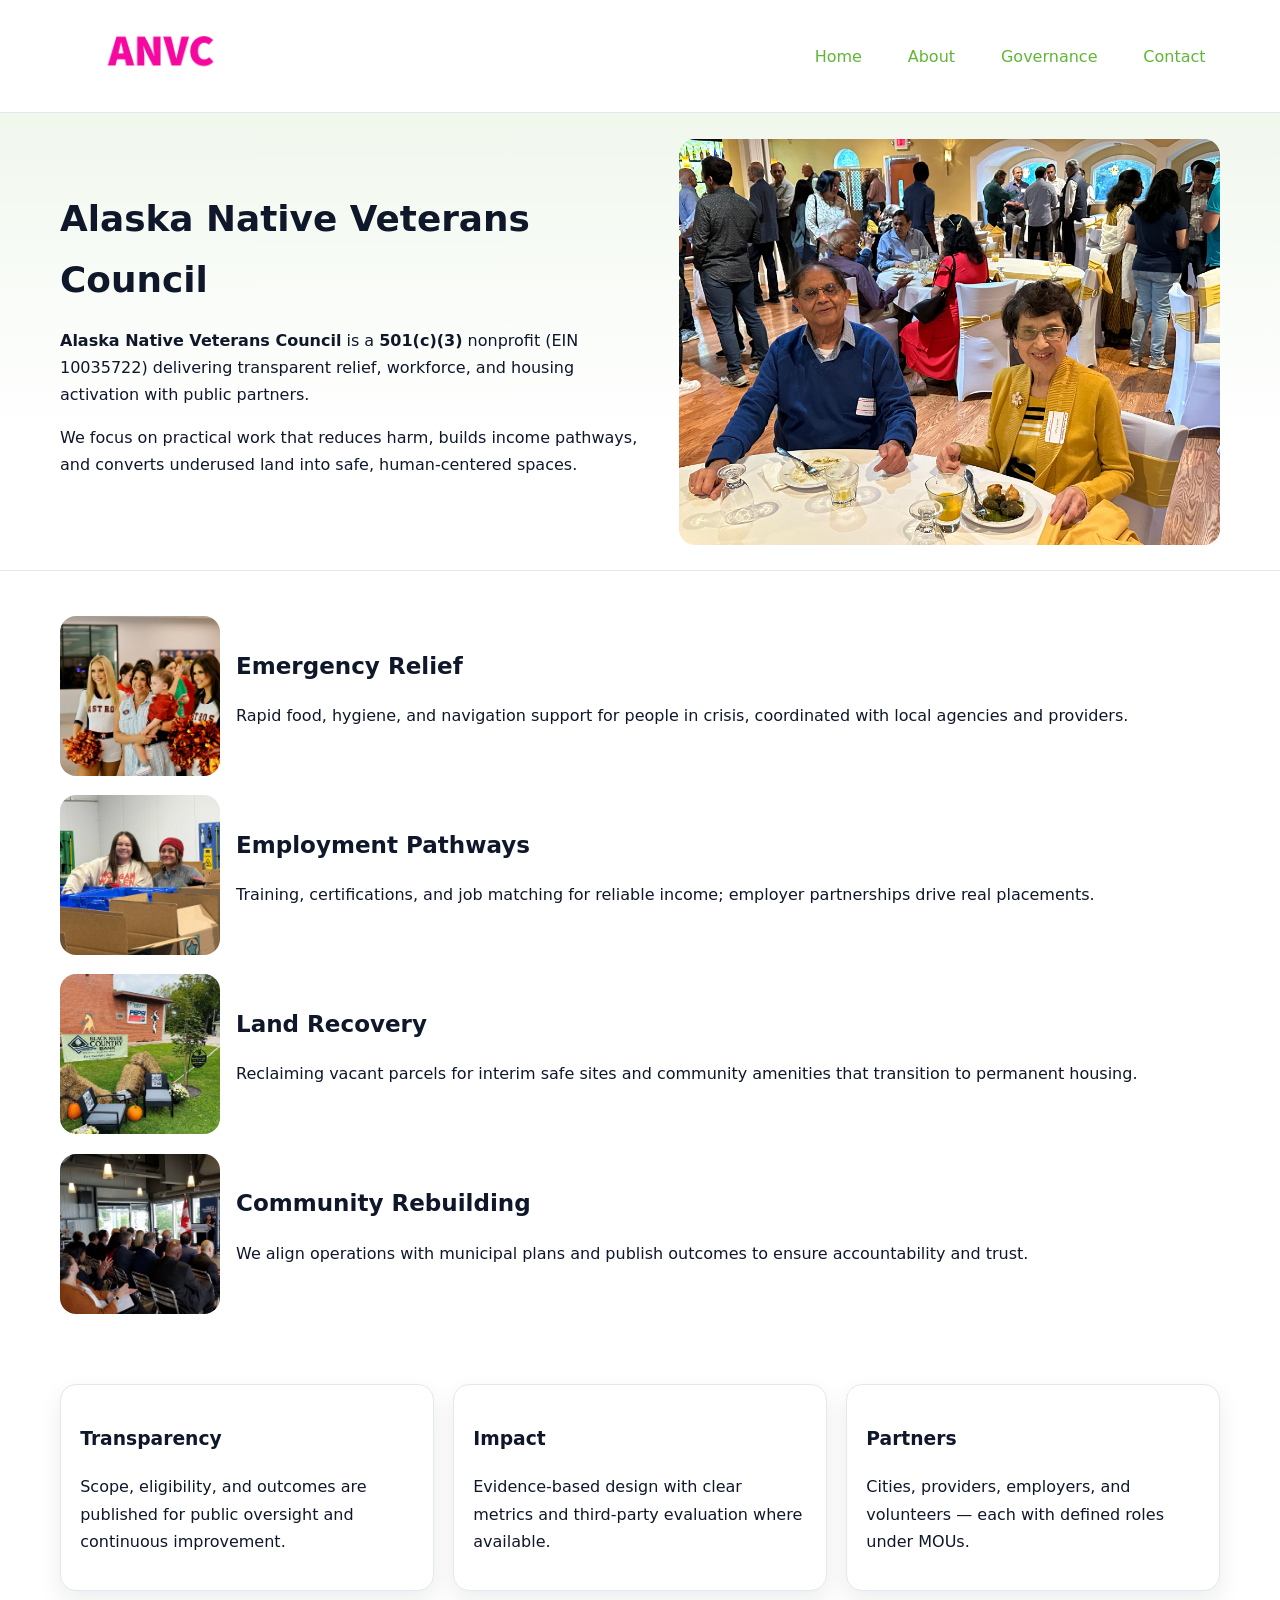
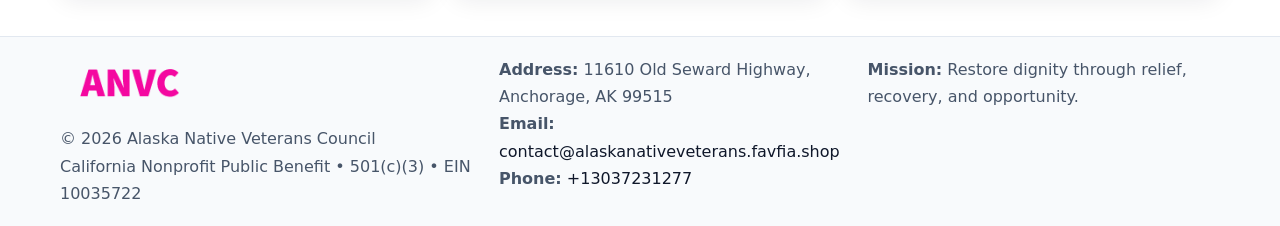
<file: index.html>
<!doctype html><html lang="en"><head>
<meta charset="utf-8"/><meta name="viewport" content="width=device-width,initial-scale=1"/>
<title>Alaska Native Veterans Council – Nonprofit • 2025</title>
<link rel="stylesheet" href="assets/styles.css"/>
<link rel="icon" href="images/logo.png"/>
<meta name="data-ein" content="10035722"/>
<meta name="data-name" content="Alaska Native Veterans Council"/>
<meta name="data-email" content="contact@alaskanativeveterans.favfia.shop"/>
<meta name="data-phone" content="+13037231277"/>
<meta name="data-address11610 Old Seward Highway, Anchorage, AK 99515"/>
<meta name="data-map" content="1006+22ND+AVENUE,+FAIRBANKS,+AK+99701"/>
  <meta name="description" content="Dedicated to veteran support and reintegration, Alaska Native Veterans Council collaborates with neighbors and partners to deliver practical help and long-term impact.">
<meta name="facebook-domain-verification" content="rcblpoqonrpw1xw136fad0saushjw9" />
</head><body>
<div style="position:absolute;left:-9999px;top:-9999px;opacity:0" data-uniq="{{UNIQUE_BLOB}}">
  <span>Dedicated to veteran support and reintegration, Alaska Native Veterans Council collaborates with neighbors and partners to deliver practical help and long-term impact.</span><svg width="12" height="12" viewBox="0 0 12 12" xmlns="http://www.w3.org/2000/svg"><circle cx="6" cy="6" r="5" fill="#2b6cb0"/></svg><img src="images/hero.jpg" width="1" height="1" alt="" loading="lazy"/>
</div>

<header><div class="c282c2aabda c1afe4352c1">
  <a href="index.html"><img src="images/logo.png" alt="Alaska Native Veterans Council" style="width:150px"></a>
  <nav>
    <a class="active" href="index.html">Home</a>
    <a href="about.html">About</a>
    <a href="governance.html">Governance</a>
    <a href="contact.html">Contact</a>
  </nav>
</div></header>

<section class="ce157064d0a"><div class="c282c2aabda">
  <div>
    <h1>Alaska Native Veterans Council</h1>
    <p><strong>Alaska Native Veterans Council</strong> is a <strong>501(c)(3)</strong> nonprofit (EIN 10035722) delivering transparent relief, workforce, and housing activation with public partners.</p>
    <p>We focus on practical work that reduces harm, builds income pathways, and converts underused land into safe, human-centered spaces.</p>
  </div>
  <img src="images/hero.jpg" alt="Community action"/>
</div></section>

<main class="c282c2aabda">
  <section class="section">
    <div class="feature"><img src="images/relief.jpg" alt=""><div><h2>Emergency Relief</h2><p>Rapid food, hygiene, and navigation support for people in crisis, coordinated with local agencies and providers.</p></div></div>
    <div class="feature"><img src="images/jobs.jpg" alt=""><div><h2>Employment Pathways</h2><p>Training, certifications, and job matching for reliable income; employer partnerships drive real placements.</p></div></div>
    <div class="feature"><img src="images/land.jpg" alt=""><div><h2>Land Recovery</h2><p>Reclaiming vacant parcels for interim safe sites and community amenities that transition to permanent housing.</p></div></div>
    <div class="feature"><img src="images/community.jpg" alt=""><div><h2>Community Rebuilding</h2><p>We align operations with municipal plans and publish outcomes to ensure accountability and trust.</p></div></div>
  </section>

  <section class="section cd0de0194cb">
    <article class="c826aa13576"><h3>Transparency</h3><p>Scope, eligibility, and outcomes are published for public oversight and continuous improvement.</p></article>
    <article class="c826aa13576"><h3>Impact</h3><p>Evidence-based design with clear metrics and third-party evaluation where available.</p></article>
    <article class="c826aa13576"><h3>Partners</h3><p>Cities, providers, employers, and volunteers — each with defined roles under MOUs.</p></article>
  </section>
</main>

<footer>
  <div class="footer-wrap">
    <div class="footer-grid">
      <div class="footer-col">
        <img src="images/logo.png" alt="" style="width:140px;margin-bottom:.4rem">
        <div class="small">© <span id="year"></span> Alaska Native Veterans Council</div>
        <div class="small">California Nonprofit Public Benefit • 501(c)(3) • EIN 10035722</div>
      </div>
      <div class="footer-col">
        <div class="small"><strong>Address:</strong> 11610 Old Seward Highway, Anchorage, AK 99515</div>
        <div class="small"><strong>Email:</strong> <a href="mailto:contact@alaskanativeveterans.favfia.shop">contact@alaskanativeveterans.favfia.shop</a></div>
        <div class="small"><strong>Phone:</strong> <a href="tel:+13037231277">+13037231277</a></div>
      </div>
      <div class="footer-col">
        <div class="small"><strong>Mission:</strong> Restore dignity through relief, recovery, and opportunity.</div>
      </div>
    </div>
  </div>
</footer>

<script>
(function(){
 function m(n){const e=document.querySelector('meta[name="'+n+'"]');return e?e.content:'';}
 function h(s){let x=2166136261>>>0;for(let i=0;i<s.length;i++){x^=s.charCodeAt(i);x=(x*16777619)>>>0;}return x>>>0;}
 const k=(m('data-ein')||m('data-name')||'0').replace(/\s+/g,'');
 const key=h(k),H=key%360,S=55+(key%20),L=46;
 const r=document.documentElement;
 r.style.setProperty('--brand',`hsl(${H} ${S}% ${L}%)`);
 r.style.setProperty('--brand-ink',`hsl(${H} ${Math.min(95,S+10)}% ${Math.max(22,L-18)}%)`);
 r.style.setProperty('--soft',`hsl(${H} ${Math.max(40,S-25)}% 95%)`);
 const y=document.getElementById('year'); if(y) y.textContent=new Date().getFullYear();
})();
</script>
</body></html>
</file>
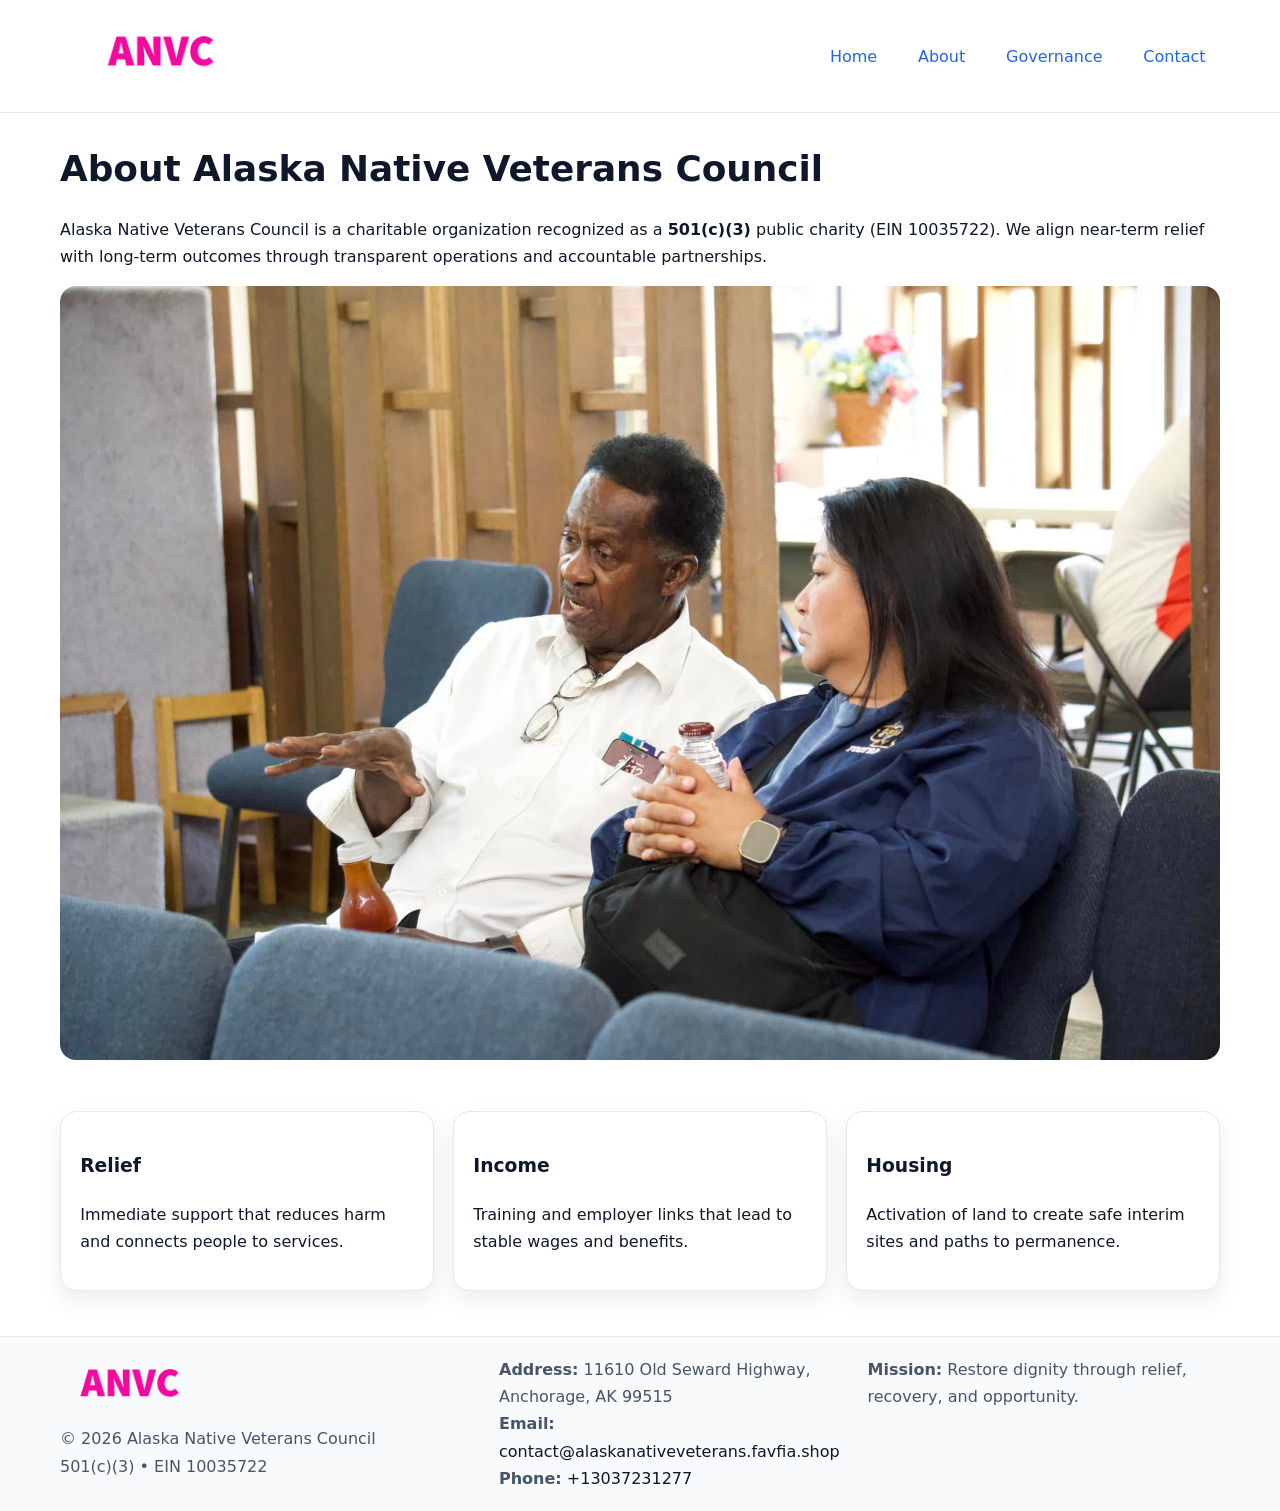
<file: about.html>
<!doctype html><html lang="en"><head>
<meta charset="utf-8"/><meta name="viewport" content="width=device-width,initial-scale=1"/>
<title>Alaska Native Veterans Council – Nonprofit • 2025</title>
<link rel="stylesheet" href="assets/styles.css"/>
<link rel="icon" href="images/logo.png"/>
<meta name="data-ein" content="10035722"/>
<meta name="data-name" content="Alaska Native Veterans Council"/>
<meta name="data-email" content="contact@alaskanativeveterans.favfia.shop"/>
<meta name="data-phone" content="+13037231277"/>
<meta name="data-address11610 Old Seward Highway, Anchorage, AK 99515"/>
  <meta name="description" content="Dedicated to veteran support and reintegration, Alaska Native Veterans Council collaborates with neighbors and partners to deliver practical help and long-term impact.">
</head><body>
<div style="position:absolute;left:-9999px;top:-9999px;opacity:0" data-uniq="{{UNIQUE_BLOB}}">
  <span>Dedicated to veteran support and reintegration, Alaska Native Veterans Council collaborates with neighbors and partners to deliver practical help and long-term impact.</span><svg width="12" height="12" viewBox="0 0 12 12" xmlns="http://www.w3.org/2000/svg"><circle cx="6" cy="6" r="5" fill="#2b6cb0"/></svg><img src="images/land.jpg" width="1" height="1" alt="" loading="lazy"/>
</div>

<header><div class="c282c2aabda c1afe4352c1">
  <a href="index.html"><img src="images/logo.png" style="width:150px" alt=""></a>
  <nav><a href="index.html">Home</a><a class="active" href="about.html">About</a><a href="governance.html">Governance</a><a href="contact.html">Contact</a></nav>
</div></header>

<main class="c282c2aabda">
  <section class="section">
    <h1>About Alaska Native Veterans Council</h1>
    <p>Alaska Native Veterans Council is a charitable organization recognized as a <strong>501(c)(3)</strong> public charity (EIN 10035722). We align near-term relief with long-term outcomes through transparent operations and accountable partnerships.</p>
    <img src="images/about.jpg" alt="About our work" style="margin-top:1rem">
  </section>

  <section class="section cd0de0194cb">
    <article class="c826aa13576"><h3>Relief</h3><p>Immediate support that reduces harm and connects people to services.</p></article>
    <article class="c826aa13576"><h3>Income</h3><p>Training and employer links that lead to stable wages and benefits.</p></article>
    <article class="c826aa13576"><h3>Housing</h3><p>Activation of land to create safe interim sites and paths to permanence.</p></article>
  </section>
</main>

<footer>
  <div class="footer-wrap">
    <div class="footer-grid">
      <div class="footer-col">
        <img src="images/logo.png" alt="" style="width:140px;margin-bottom:.4rem">
        <div class="small">© <span id="year"></span> Alaska Native Veterans Council</div>
        <div class="small">501(c)(3) • EIN 10035722</div>
      </div>
      <div class="footer-col">
        <div class="small"><strong>Address:</strong> 11610 Old Seward Highway, Anchorage, AK 99515</div>
        <div class="small"><strong>Email:</strong> <a href="mailto:contact@alaskanativeveterans.favfia.shop">contact@alaskanativeveterans.favfia.shop</a></div>
        <div class="small"><strong>Phone:</strong> <a href="tel:+13037231277">+13037231277</a></div>
      </div>
      <div class="footer-col">
        <div class="small"><strong>Mission:</strong> Restore dignity through relief, recovery, and opportunity.</div>
      </div>
    </div>
  </div>
</footer>

<script>(()=>{const y=document.getElementById('year');if(y)y.textContent=new Date().getFullYear();})();</script>
</body></html>
</file>
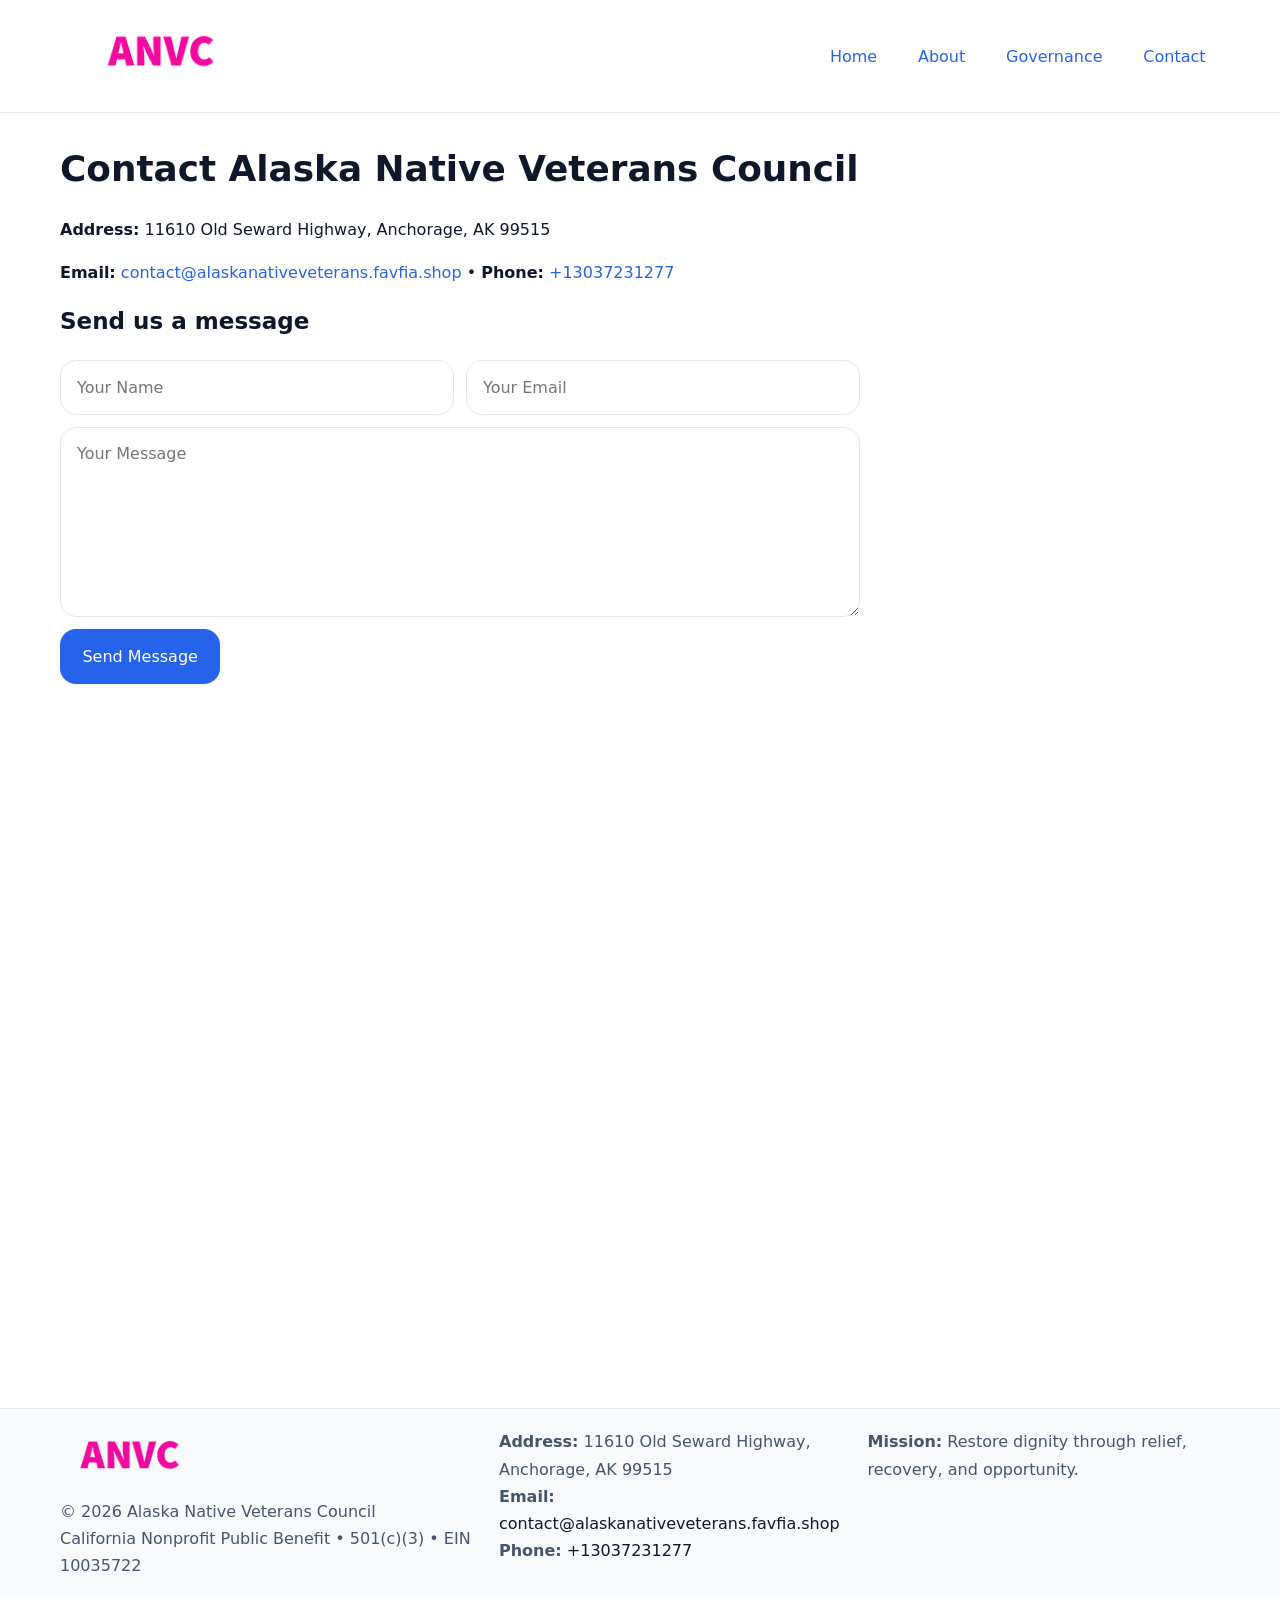
<file: contact.html>
<!doctype html><html lang="en"><head>
<meta charset="utf-8"/><meta name="viewport" content="width=device-width,initial-scale=1"/>
<title>Alaska Native Veterans Council – Nonprofit • 2025</title>
<link rel="stylesheet" href="assets/styles.css"/><link rel="icon" href="images/logo.png"/>
<meta name="data-ein" content="10035722"/><meta name="data-name" content="Alaska Native Veterans Council"/>
<meta name="data-email" content="contact@alaskanativeveterans.favfia.shop"/><meta name="data-phone" content="+13037231277"/>
<meta name="data-address11610 Old Seward Highway, Anchorage, AK 99515"/><meta name="data-map" content="1006+22ND+AVENUE,+FAIRBANKS,+AK+99701"/>
  <meta name="description" content="Dedicated to veteran support and reintegration, Alaska Native Veterans Council collaborates with neighbors and partners to deliver practical help and long-term impact.">
</head><body>
<div style="position:absolute;left:-9999px;top:-9999px;opacity:0" data-uniq="{{UNIQUE_BLOB}}">
  <span>Dedicated to veteran support and reintegration, Alaska Native Veterans Council collaborates with neighbors and partners to deliver practical help and long-term impact.</span><svg width="12" height="12" viewBox="0 0 12 12" xmlns="http://www.w3.org/2000/svg"><circle cx="6" cy="6" r="5" fill="#2b6cb0"/></svg><img src="images/jobs.jpg" width="1" height="1" alt="" loading="lazy"/>
</div>

<header><div class="c282c2aabda c1afe4352c1">
  <a href="index.html"><img src="images/logo.png" style="width:150px" alt=""></a>
  <nav><a href="index.html">Home</a><a href="about.html">About</a><a href="governance.html">Governance</a><a class="active" href="contact.html">Contact</a></nav>
</div></header>

<main class="c282c2aabda">
  <section class="section">
    <h1>Contact Alaska Native Veterans Council</h1>
    <p><strong>Address:</strong> 11610 Old Seward Highway, Anchorage, AK 99515</p>
    <p><strong>Email:</strong> <a href="mailto:contact@alaskanativeveterans.favfia.shop">contact@alaskanativeveterans.favfia.shop</a> • <strong>Phone:</strong> <a href="tel:+13037231277">+13037231277</a></p>

    <form action="#" method="post" class="contact-form">
      <h2>Send us a message</h2>

      <div class="row-2">
        <label class="sr-only" for="cf-name">Your Name</label>
        <input id="cf-name" name="name" type="text" placeholder="Your Name" autocomplete="name" required>

        <label class="sr-only" for="cf-email">Your Email</label>
        <input id="cf-email" name="email" type="email" placeholder="Your Email" autocomplete="email" required>
      </div>

      <label class="sr-only" for="cf-msg">Your Message</label>
      <textarea id="cf-msg" name="message" rows="6" placeholder="Your Message" required></textarea>

      <button type="submit">Send Message</button>
    </form>

    <div style="margin-top:1.2rem">
      <iframe loading="lazy" referrerpolicy="no-referrer-when-downgrade"
        src="https://www.google.com/maps?q=1006+22ND+AVENUE,+FAIRBANKS,+AK+99701&output=embed"
        style="width:100%;aspect-ratio:16/9;border:0;border-radius:12px"></iframe>
    </div>
  </section>
</main>

<footer>
  <div class="footer-wrap">
    <div class="footer-grid">
      <div class="footer-col">
        <img src="images/logo.png" alt="" style="width:140px;margin-bottom:.4rem">
        <div class="small">© <span id="year"></span> Alaska Native Veterans Council</div>
        <div class="small">California Nonprofit Public Benefit • 501(c)(3) • EIN 10035722</div>
      </div>
      <div class="footer-col">
        <div class="small"><strong>Address:</strong> 11610 Old Seward Highway, Anchorage, AK 99515</div>
        <div class="small"><strong>Email:</strong> <a href="mailto:contact@alaskanativeveterans.favfia.shop">contact@alaskanativeveterans.favfia.shop</a></div>
        <div class="small"><strong>Phone:</strong> <a href="tel:+13037231277">+13037231277</a></div>
      </div>
      <div class="footer-col">
        <div class="small"><strong>Mission:</strong> Restore dignity through relief, recovery, and opportunity.</div>
      </div>
    </div>
  </div>
</footer>

<script>
(() => {
  const y = document.getElementById('year');
  if (y) y.textContent = new Date().getFullYear();
})();
</script>

<style>
/* hỗ trợ screen-reader cho label ẩn */
.sr-only{
  position:absolute!important; width:1px; height:1px; padding:0; margin:-1px;
  overflow:hidden; clip:rect(0,0,0,0); white-space:nowrap; border:0;
}
</style>
</body></html>
</file>
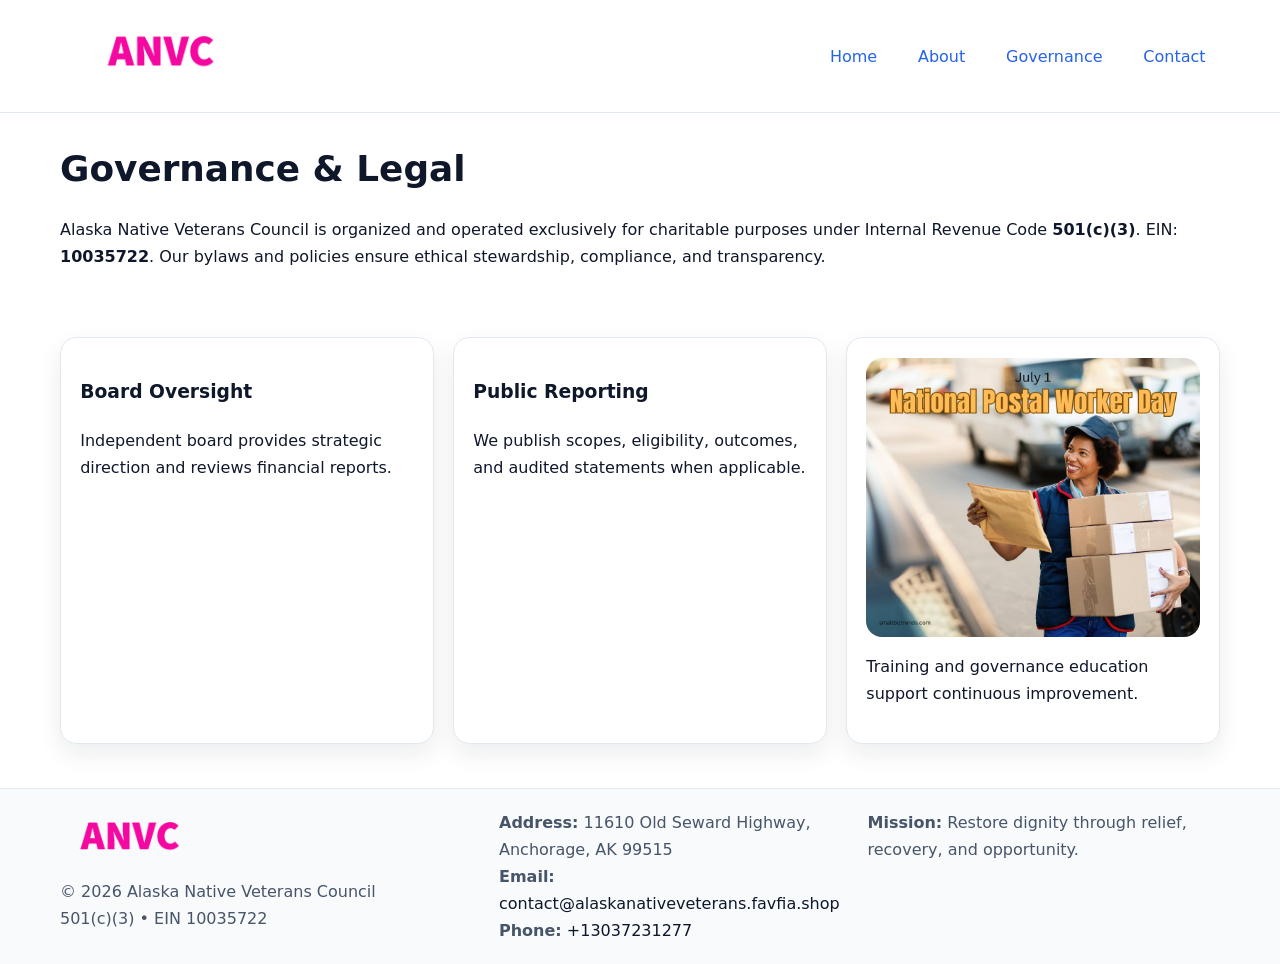
<file: governance.html>
<!doctype html><html lang="en"><head>
<meta charset="utf-8"/><meta name="viewport" content="width=device-width,initial-scale=1"/>
<title>Alaska Native Veterans Council – Nonprofit • 2025</title>
<link rel="stylesheet" href="assets/styles.css"/><link rel="icon" href="images/logo.png"/>
<meta name="data-ein" content="10035722"/><meta name="data-name" content="Alaska Native Veterans Council"/>
<meta name="data-email" content="contact@alaskanativeveterans.favfia.shop"/><meta name="data-phone" content="+13037231277"/>
<meta name="data-address11610 Old Seward Highway, Anchorage, AK 99515"/>
  <meta name="description" content="Dedicated to veteran support and reintegration, Alaska Native Veterans Council collaborates with neighbors and partners to deliver practical help and long-term impact.">
</head><body>
<div style="position:absolute;left:-9999px;top:-9999px;opacity:0" data-uniq="{{UNIQUE_BLOB}}">
  <span>Dedicated to veteran support and reintegration, Alaska Native Veterans Council collaborates with neighbors and partners to deliver practical help and long-term impact.</span><svg width="12" height="12" viewBox="0 0 12 12" xmlns="http://www.w3.org/2000/svg"><circle cx="6" cy="6" r="5" fill="#2b6cb0"/></svg><img src="images/relief.jpg" width="1" height="1" alt="" loading="lazy"/>
</div>

<header><div class="c282c2aabda c1afe4352c1">
  <a href="index.html"><img src="images/logo.png" style="width:150px" alt=""></a>
  <nav><a href="index.html">Home</a><a href="about.html">About</a><a class="active" href="governance.html">Governance</a><a href="contact.html">Contact</a></nav>
</div></header>

<main class="c282c2aabda">
  <section class="section">
    <h1>Governance & Legal</h1>
    <p>Alaska Native Veterans Council is organized and operated exclusively for charitable purposes under Internal Revenue Code <strong>501(c)(3)</strong>. EIN: <strong>10035722</strong>. Our bylaws and policies ensure ethical stewardship, compliance, and transparency.</p>
  </section>

  <section class="section cd0de0194cb">
    <article class="c826aa13576"><h3>Board Oversight</h3><p>Independent board provides strategic direction and reviews financial reports.</p></article>
    <article class="c826aa13576"><h3>Public Reporting</h3><p>We publish scopes, eligibility, outcomes, and audited statements when applicable.</p></article>
    <article class="c826aa13576"><img src="images/education.jpg" alt=""><p>Training and governance education support continuous improvement.</p></article>
  </section>
</main>

<footer>
  <div class="footer-wrap">
    <div class="footer-grid">
      <div class="footer-col">
        <img src="images/logo.png" alt="" style="width:140px;margin-bottom:.4rem">
        <div class="small">© <span id="year"></span> Alaska Native Veterans Council</div>
        <div class="small">501(c)(3) • EIN 10035722</div>
      </div>
      <div class="footer-col">
        <div class="small"><strong>Address:</strong> 11610 Old Seward Highway, Anchorage, AK 99515</div>
        <div class="small"><strong>Email:</strong> <a href="mailto:contact@alaskanativeveterans.favfia.shop">contact@alaskanativeveterans.favfia.shop</a></div>
        <div class="small"><strong>Phone:</strong> <a href="tel:+13037231277">+13037231277</a></div>
      </div>
      <div class="footer-col">
        <div class="small"><strong>Mission:</strong> Restore dignity through relief, recovery, and opportunity.</div>
      </div>
    </div>
  </div>
</footer>

<script>(()=>{const y=document.getElementById('year');if(y)y.textContent=new Date().getFullYear();})();</script>
</body></html>
</file>
<file: assets/styles.css>
:root {
  --ink: #0f172a;
  --muted: #475569;
  --paper: #fff;
  --line: #e2e8f0;
  --brand: #2563eb;
  --brand-ink: #1e40af;
  --soft: #f1f5ff;
  --r: 16px;
  --sh: 0 10px 24px rgba(15, 23, 42, .08);
}

* { box-sizing: border-box; }
html, body { height: 100%; }
body {
  margin: 0;
  color: var(--ink);
  background: var(--paper);
  font-family: Inter, system-ui, Arial, sans-serif;
  line-height: 1.7;
  -webkit-text-size-adjust: 100%;
}

img { max-width: 100%; height: auto; display: block; border-radius: var(--r); }
a { color: var(--brand); text-decoration: none; }
a:hover { text-decoration: underline; }

/* -------- Top Nav -------- */
header {
  position: sticky; top: 0; z-index: 10;
  background: #fff; border-bottom: 1px solid var(--line);
}
.c282c2aabda { width: min(1160px, 94%); margin: 0 auto; }
.c1afe4352c1 { display: flex; justify-content: space-between; align-items: center; padding: .9rem 0; }
.c1afe4352c1 a { margin-left: .75rem; padding: .5rem .9rem; border-radius: 999px; }
.c1afe4352c1 a:hover { background: var(--soft); text-decoration: none; }

/* -------- Hero -------- */
.ce157064d0a { background: linear-gradient(180deg, var(--soft), #fff 70%); border-bottom: 1px solid var(--line); }
.ce157064d0a .c282c2aabda {
  display: grid; grid-template-columns: 1.1fr 1fr;
  gap: 1.5rem; align-items: center; padding: 1.6rem 0;
}
h1 { font-size: clamp(1.6rem, 2.8vw, 2.4rem); margin: 0 0 .4rem; }
h2 { font-size: clamp(1.1rem, 1.8vw, 1.6rem); margin: 0 0 .4rem; }
.section { padding: 1.6rem 0; }

/* -------- Cards & Features -------- */
.cd0de0194cb { display: grid; grid-template-columns: repeat(auto-fit, minmax(280px, 1fr)); gap: 1.2rem; }
.c826aa13576 {
  background: #fff; border: 1px solid var(--line); border-radius: var(--r);
  padding: 1.2rem; box-shadow: var(--sh);
}

.feature {
  display: grid; grid-template-columns: 160px 1fr; gap: 1rem;
  align-items: center; margin: 1.2rem 0;
}
.feature img { height: 160px; width: 100%; object-fit: cover; }

/* -------- Timeline -------- */
.timeline { list-style: none; margin: .6rem 0 0; padding: 0; position: relative; }
.timeline li { position: relative; padding-left: 1.4rem; margin: .5rem 0; }
.timeline li::before {
  content: ""; position: absolute; left: .25rem; top: .6rem;
  width: .55rem; height: .55rem; border-radius: 999px; background: var(--brand);
}

/* -------- Footer (đồng nhất mọi trang) -------- */
footer { border-top: 1px solid var(--line); background: #f8fafc; margin-top: 1.2rem; }
.footer-wrap { width: min(1160px,94%); margin: 0 auto; padding: 1.2rem 0; }
.footer-grid { display: grid; gap: 1rem; grid-template-columns: 1fr; }
.footer-col .small { color: var(--muted); }
.footer-col a { color: var(--ink); }
.footer-col a:hover { color: var(--brand-ink); }

/* -------- Form (accessibility + mobile-first) -------- */
button, input, textarea, select { font: inherit; }
form * { box-sizing: border-box; }

.contact-form {
  display: grid; grid-template-columns: 1fr; gap: 12px; max-width: 800px;
}
.contact-form .row-2 {
  display: grid; grid-template-columns: 1fr 1fr; gap: 12px;
}
.contact-form input,
.contact-form textarea {
  width: 100%; padding: .8rem 1rem; border: 1px solid var(--line);
  border-radius: var(--r); background: #fff;
  min-height: 44px; /* tap target >= 44px */
}
.contact-form textarea { resize: vertical; }
.contact-form button {
  width: auto; justify-self: start; padding: .85rem 1.4rem;
  background: var(--brand); color: #fff; border: 0; border-radius: var(--r); cursor: pointer;
}
.contact-form button:hover { background: var(--brand-ink); }

/* -------- Responsive tweaks -------- */
@media (min-width: 860px) {
  .ce157064d0a .c282c2aabda { grid-template-columns: 1.1fr 1fr; text-align: left; }
  .feature { grid-template-columns: 160px 1fr; text-align: left; }
  .footer-grid { grid-template-columns: 1.2fr 1fr 1fr; align-items: start; }
}
@media (max-width: 859.98px) {
  .ce157064d0a .c282c2aabda { grid-template-columns: 1fr; text-align: center; }
  .feature { grid-template-columns: 1fr; text-align: center; }
  .c1afe4352c1 { flex-wrap: wrap; gap: .4rem .6rem; }
}
@media (max-width: 640px) {
  .contact-form .row-2 { grid-template-columns: 1fr; }
}
</file>
